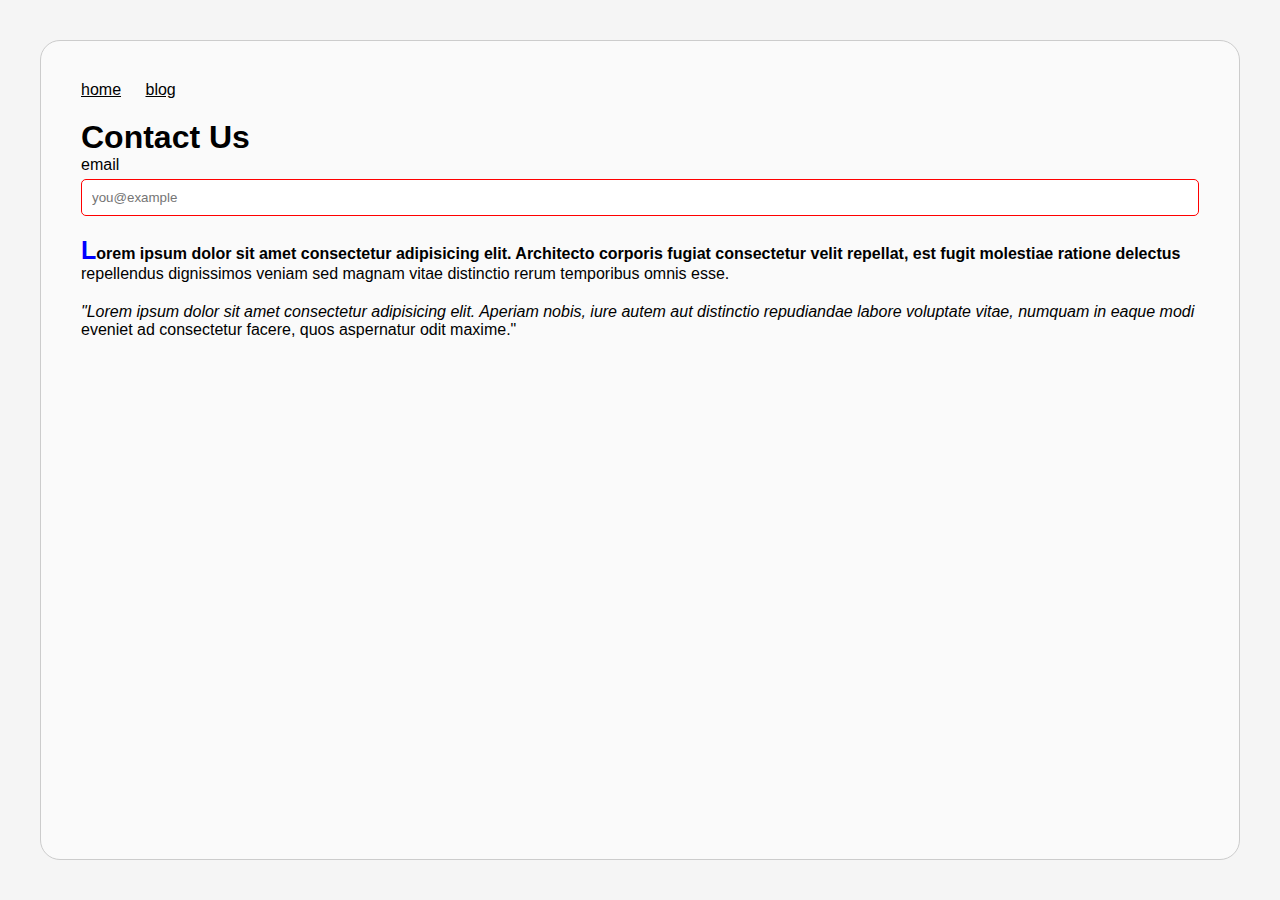
<file: exe1/index.html>
<!DOCTYPE html>
<html lang="en">
<head>
    <meta charset="UTF-8">
    <meta name="viewport" content="width=device-width, initial-scale=1.0">
    <title>Pseudo selectors</title>
    <link rel="stylesheet" href="style.css">
</head>
<body>
    <div id="container">
        <header>
            <a href="#">home</a>
            <a href="#">blog</a>
        </header>
        <main>
            <h1>Contact Us</h1>
            <label for="email">email</label>
            <input type="email" placeholder="you@example" required>
            <section id="try">
                <p>Lorem ipsum dolor sit amet consectetur adipisicing elit. Architecto corporis fugiat consectetur velit repellat, est fugit molestiae ratione delectus repellendus dignissimos veniam sed magnam vitae distinctio rerum temporibus omnis esse.</p>
                <p>Lorem ipsum dolor sit amet consectetur adipisicing elit. Aperiam nobis, iure autem aut distinctio repudiandae labore voluptate vitae, numquam in eaque modi eveniet ad consectetur facere, quos aspernatur odit maxime.</p>
            </section>
        </main>
    </div>
</body>
</html>
</file>
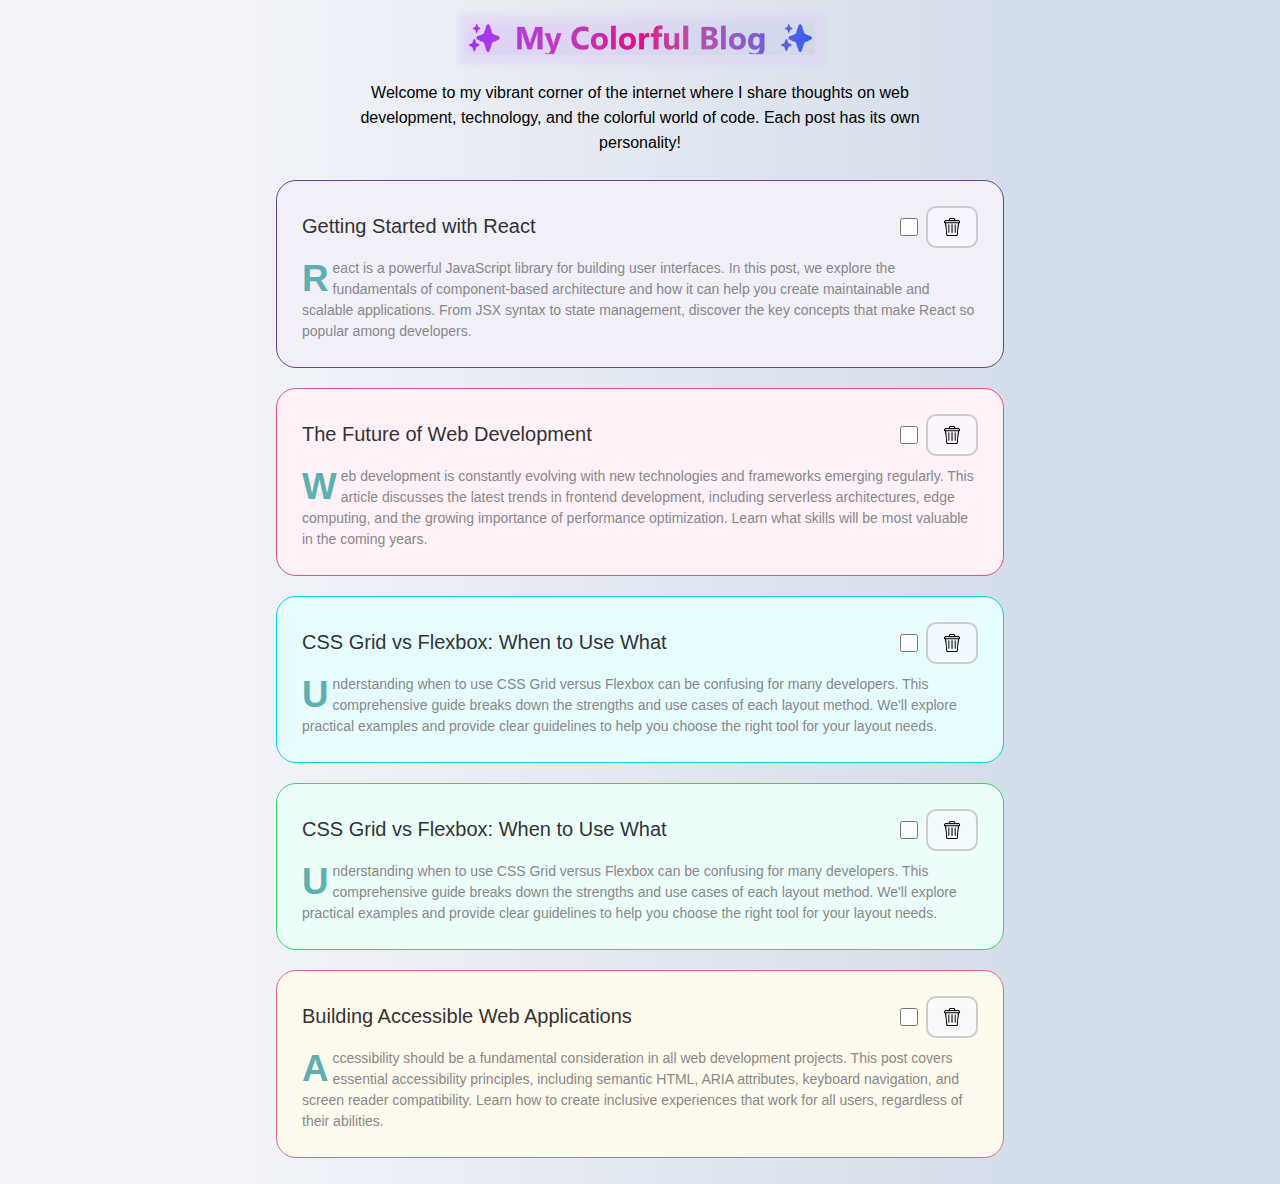
<file: exe2/index.html>
<!DOCTYPE html>
<html lang="en">
  <head>
    <meta charset="UTF-8" />
    <meta name="viewport" content="width=device-width, initial-scale=1.0" />
    <title>Blog Post Cards with Individual Dark Mode</title>
    <link rel="stylesheet" href="style.css" />
  </head>
  <body>
    <div id="container">
      <header>
        <img src="files/header.png" alt="header" />
        <p>
          Welcome to my vibrant corner of the internet where I share thoughts on
          web development, technology, and the colorful world of code. Each post
          has its own personality!
        </p>
      </header>
      <main>
        <section class="card">
          <input class="checkbox" type="checkbox" />
          <h3 id="h3">Getting Started with React</h3>
          <img src="files/garbige.png" alt="garbige" />
          <p>
            React is a powerful JavaScript library for building user interfaces.
            In this post, we explore the fundamentals of component-based
            architecture and how it can help you create maintainable and
            scalable applications. From JSX syntax to state management, discover
            the key concepts that make React so popular among developers.
          </p>
        </section>
        <section class="card">
          <input class="checkbox" type="checkbox" />
          <h3 id="h3">The Future of Web Development</h3>
          <img src="files/garbige.png" alt="garbige" />
          <p>
            Web development is constantly evolving with new technologies and
            frameworks emerging regularly. This article discusses the latest
            trends in frontend development, including serverless architectures,
            edge computing, and the growing importance of performance
            optimization. Learn what skills will be most valuable in the coming
            years.
          </p>
        </section>
        <section class="card">
          <input class="checkbox" type="checkbox" />
          <h3 id="h3">CSS Grid vs Flexbox: When to Use What</h3>
          <img src="files/garbige.png" alt="garbige" />
          <p>
            Understanding when to use CSS Grid versus Flexbox can be confusing
            for many developers. This comprehensive guide breaks down the
            strengths and use cases of each layout method. We'll explore
            practical examples and provide clear guidelines to help you choose
            the right tool for your layout needs.
          </p>
        </section>
        <section class="card">
          <input class="checkbox" type="checkbox" />
          <h3 id="h3">CSS Grid vs Flexbox: When to Use What</h3>
          <img src="files/garbige.png" alt="garbige" />
          <p>
            Understanding when to use CSS Grid versus Flexbox can be confusing
            for many developers. This comprehensive guide breaks down the
            strengths and use cases of each layout method. We'll explore
            practical examples and provide clear guidelines to help you choose
            the right tool for your layout needs.
          </p>
        </section>
        <section class="card">
          <input class="checkbox" type="checkbox" />
          <h3 id="h3">Building Accessible Web Applications</h3>
          <img src="files/garbige.png" alt="garbige" />
          <p>
            Accessibility should be a fundamental consideration in all web
            development projects. This post covers essential accessibility
            principles, including semantic HTML, ARIA attributes, keyboard
            navigation, and screen reader compatibility. Learn how to create
            inclusive experiences that work for all users, regardless of their
            abilities.
          </p>
        </section>
      </main>
    </div>
  </body>
</html>
</file>
<file: exe1/style.css>
* {
  margin: 0;
  padding: 0;
  box-sizing: border-box;
  font-family: Arial, Helvetica, sans-serif;
  color: black;
}
body {
  background-color: #f5f5f5;
  padding: 40px;
  width: 100vw;
  height: 100vh;
}
#container {
  width: 100%;
  height: 100%;
  border: 1px solid #ccc;
  padding: 40px;
  background-color: #fafafa;
  border-radius: 20px;
  overflow-x: scroll;
  scrollbar-width: none;
}
header a {
  margin-right: 20px;
  /* text-decoration-line: none; */
}
main h1 {
  margin-top: 20px;
}
main label {
  margin-top: 10px;
}
main input {
  width: 100%;
  padding: 10px;
  margin-top: 5px;
  border: 1px solid #ccc;
  border-radius: 5px;
  margin-bottom: 20px;
}
main input:invalid {
  border-color: red;
}
p {
  margin-bottom: 20px;
}
#try :first-child::first-line {
  font-weight: bold;
}
#try :first-child:first-letter {
  font-size: 25px;
  color: blue;
}
#try :nth-child(2)::first-line {
  font-style: italic;
}
#try :nth-child(2)::before, #try :nth-child(2)::after {
    content: "\"";
}
</file>
<file: exe2/style.css>
* {
  margin: 0;
  padding: 0;
  box-sizing: border-box;
  font-family: Arial, Helvetica, sans-serif;
}
body {
  width: 100vw;
  height: 100vh;
  background: linear-gradient(to right, #f1f3f8 20%, #d4ddea 80%);
}
#container {
  width: 60%;
  padding: 20px;
  margin: auto;
}
header img {
  max-width: 350px;
  display: block;
  margin: auto;
  box-shadow: 2px 2px 5px 8px #ddcdf477;
}
header p {
  text-align: center;
  width: 80%;
  margin: 25px auto;
  line-height: 25px;
}
main {
  display: flex;
  flex-direction: column;
  gap: 20px;
}
.card {
  display: grid;
  grid-template-areas: "h3 checkbox garbage" "text text text";
  grid-template-columns: 1fr 20px 50px;
  grid-template-rows: 1fr 100%;
  gap: 10px;
  width: 100%;
  border-radius: 20px;
  padding: 25px 25px;
}
.card:hover {
  background-color: #93a2f717;
  box-shadow: 0px 0px 10px rgba(0, 0, 0, 0.1);
}
.card:nth-child(1) {
  background-color: #f1f0f9;
  border: 1px solid #694492;
}
.card:nth-child(2) {
  background-color: #fef1f8;
  border: 1px solid #db5776;
}
.card:nth-child(3) {
  background-color: #e7fcff;
  border: 1px solid #04d5e4;
}
.card:nth-child(4) {
  background-color: #ecfefa;
  border: 1px solid #3bd275;
}
.card:nth-child(5) {
  background-color: #fffaee;
  border: 1px solid #e16b85;
}
.card h3 {
  grid-area: h3;
  color: #333;
  font-size: 1.25rem;
  align-self: center;
  font-weight: 500;
}
input {
  grid-area: checkbox;
  width: 18px;
  height: 18px;
  justify-self: end;
  align-self: center;
}
.card img {
  grid-area: garbage;
  width: 52px;
  height: auto;
  border: #ccc solid 2px;
  border-radius: 10px;
  padding: 10px 15px;
  justify-self: end;
  align-self: center;
  background-color: #f7f9ff9c;
}
.card img:hover {
  background-color: #e74444;
  border: 2px solid #d11d1d;
}
.card p {
  grid-area: text;
  font-size: 14px;
  color: #888;
  line-height: 1.5;
}
.card p::first-letter {
  font-size: 2.3rem;
  font-weight: bold;
  float: inline-start;
  line-height: normal;
  color: #5eafb2;
  padding-right: 4px;
}
.card:has(.checkbox:checked) {
  background-color: #301927;
}
.checkbox:checked + h3 {
  color: #f0f0f0;
}
</file>
